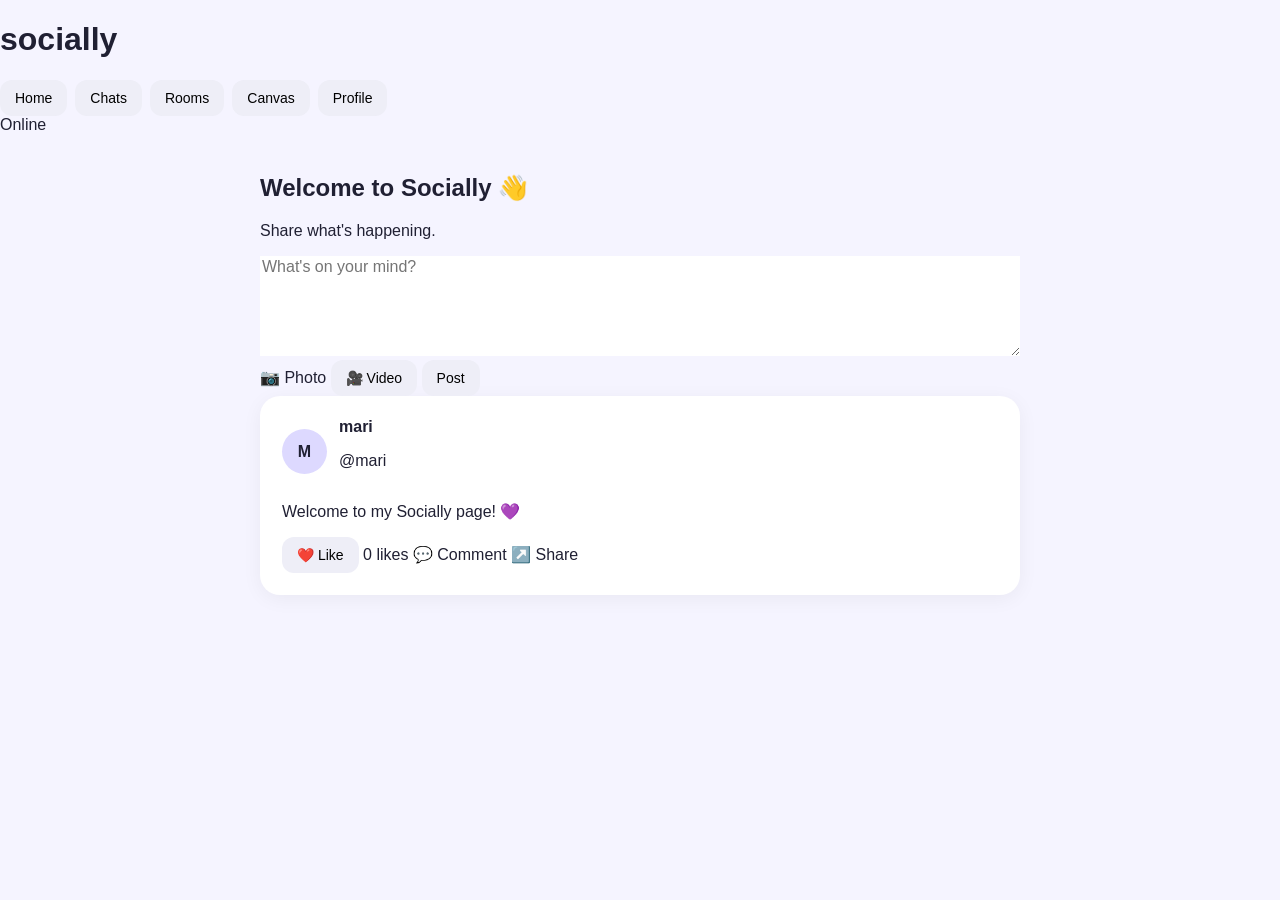
<file: index.html>
<!DOCTYPE html>
<html lang="en">
<head>
  <meta charset="UTF-8">
  <meta name="viewport" content="width=device-width, initial-scale=1.0">
  <title>Socially</title>
  <link rel="stylesheet" href="style.css">
</head>

<body>

<header>
  <h1>socially</h1>

  <nav>
    <button onclick="showPage('home')">Home</button>
    <button onclick="showPage('chats')">Chats</button>
    <button onclick="showPage('rooms')">Rooms</button>
    <button onclick="showPage('canvas')">Canvas</button>
    <button onclick="showPage('profile')">Profile</button>
  </nav>

  <div class="online">
    <span class="online-dot"></span>
    Online
  </div>
</header>

<main>

<section id="home" class="page active">

  <div class="card">
    <h2>Welcome to Socially 👋</h2>
    <p>Share what's happening.</p>

    <textarea placeholder="What's on your mind?"></textarea>

    <div class="post-buttons">
      <label class="upload-button">
        📷 Photo
        <input type="file" id="photoInput" accept="image/*" multiple>
      </label>

      <button type="button">🎥 Video</button>
      <button type="button">Post</button>
    </div>

    <div id="photoPreview"></div>
  </div>

  <div class="card post">
    <div class="post-user">
      <div class="avatar">M</div>
      <div>
        <strong>mari</strong>
        <p>@mari</p>
      </div>
    </div>

    <p>Welcome to my Socially page! 💜</p>

<div class="reactions">
  <button onclick="likePost(this)">❤️ Like</button>
  <span>0 likes</span>
  <span>💬 Comment</span>
  <span>↗️ Share</span>
</div>
</section>

<section id="chats" class="page">
  <div class="card">
    <h2>Chats 💬</h2>
    <p>Your group chats will appear here.</p>
    <button>＋ New group chat</button>
  </div>
</section>

<section id="rooms" class="page">
  <div class="card">
    <h2>Rooms 🏠</h2>
    <p>Create a room and invite people.</p>
    <button>＋ Create room</button>
  </div>
</section>

<section id="canvas" class="page">
  <div class="card">
    <h2>Collaborative Canvas 🎨</h2>
    <p>Draw together with your friends.</p>
    <div class="canvas-area">Your canvas will go here.</div>
  </div>
</section>

<section id="profile" class="page">
  <div class="card profile-card">
    <div class="big-avatar">M</div>
    <h2>mari</h2>
    <p>@mari</p>
    <p>Making memories on Socially 💜</p>
    <button>Edit profile</button>
  </div>
</section>

</main>

<script src="app.js"></script>

</body>
</html>
</file>
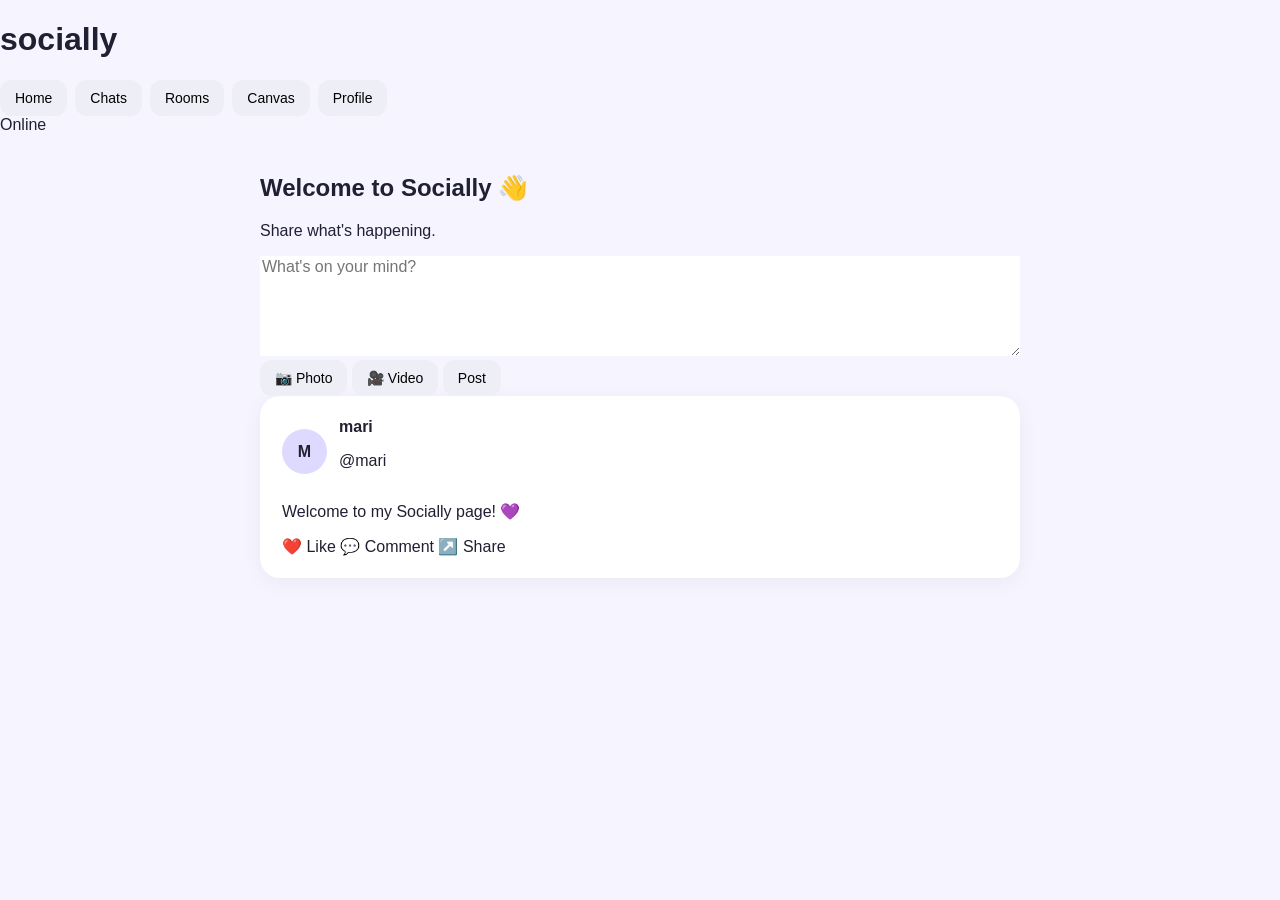
<file: ├── index.html>
<!DOCTYPE html>
<html lang="en">
<head>
  <meta charset="UTF-8">
  <meta name="viewport" content="width=device-width, initial-scale=1.0">
  <title>Socially</title>
  <link rel="stylesheet" href="style.css">
</head>

<body>

  <header>
    <h1>socially</h1>

    <nav>
      <button onclick="showPage('home')">Home</button>
      <button onclick="showPage('chats')">Chats</button>
      <button onclick="showPage('rooms')">Rooms</button>
      <button onclick="showPage('canvas')">Canvas</button>
      <button onclick="showPage('profile')">Profile</button>
    </nav>

    <div class="online">
      <span class="online-dot"></span>
      Online
    </div>
  </header>

  <main>

    <!-- HOME -->
    <section id="home" class="page active">
      <div class="card">
        <h2>Welcome to Socially 👋</h2>
        <p>Share what's happening.</p>

        <textarea placeholder="What's on your mind?"></textarea>

        <div class="post-buttons">
          <button>📷 Photo</button>
          <button>🎥 Video</button>
          <button>Post</button>
        </div>
      </div>

      <div class="card post">
        <div class="post-user">
          <div class="avatar">M</div>
          <div>
            <strong>mari</strong>
            <p>@mari</p>
          </div>
        </div>

        <p>Welcome to my Socially page! 💜</p>

        <div class="reactions">
          ❤️ Like
          💬 Comment
          ↗️ Share
        </div>
      </div>
    </section>


    <!-- CHATS -->
    <section id="chats" class="page">
      <div class="card">
        <h2>Chats 💬</h2>
        <p>Your group chats will appear here.</p>

        <button>＋ New group chat</button>
      </div>
    </section>


    <!-- ROOMS -->
    <section id="rooms" class="page">
      <div class="card">
        <h2>Rooms 🏠</h2>
        <p>Create a room and invite people.</p>

        <button>＋ Create room</button>
      </div>
    </section>


    <!-- CANVAS -->
    <section id="canvas" class="page">
      <div class="card">
        <h2>Collaborative Canvas 🎨</h2>
        <p>Draw together with your friends.</p>

        <div class="canvas-area">
          Your canvas will go here.
        </div>
      </div>
    </section>


    <!-- PROFILE -->
    <section id="profile" class="page">
      <div class="card profile-card">
        <div class="big-avatar">M</div>

        <h2>mari</h2>
        <p>@mari</p>

        <p>Making memories on Socially 💜</p>

        <button>Edit profile</button>
      </div>
    </section>

  </main>

  <script src="app.js"></script>

</body>
</html>
</file>
<file: style.css>
* {
  box-sizing: border-box;
}

body {
  margin: 0;
  font-family: Arial, sans-serif;
  background: #f5f4ff;
  color: #202033;
}

.topbar {
  height: 70px;
  padding: 0 30px;
  display: flex;
  align-items: center;
  justify-content: space-between;
  background: white;
  border-bottom: 1px solid #ddd;
  position: sticky;
  top: 0;
  z-index: 10;
}

.logo {
  font-size: 26px;
  font-weight: bold;
}

nav {
  display: flex;
  gap: 8px;
}

button {
  border: 0;
  background: #eeeef7;
  padding: 10px 15px;
  border-radius: 12px;
  cursor: pointer;
  font-size: 14px;
}

button:hover {
  transform: translateY(-1px);
}

.online-status {
  display: flex;
  align-items: center;
  gap: 7px;
  font-size: 14px;
}

.online-dot {
  width: 11px;
  height: 11px;
  background: #25d366;
  border-radius: 50%;
  animation: pulse 1.5s infinite;
}

@keyframes pulse {
  50% {
    opacity: 0.35;
  }
}

main {
  max-width: 800px;
  margin: 40px auto;
  padding: 0 20px;
}

.page {
  display: none;
}

.page.active {
  display: block;
}

.welcome {
  text-align: center;
  margin-bottom: 30px;
}

.create-post,
.post,
.empty-card,
.profile-card {
  background: white;
  border-radius: 20px;
  padding: 22px;
  margin-bottom: 20px;
  box-shadow: 0 4px 20px rgba(0, 0, 0, 0.05);
}

textarea {
  width: 100%;
  min-height: 100px;
  border: 0;
  resize: vertical;
  font: inherit;
  outline: none;
}

.post-actions {
  display: flex;
  gap: 10px;
}

.post-button {
  margin-left: auto;
  background: #202033;
  color: white;
}

.post-user {
  display: flex;
  align-items: center;
  gap: 12px;
}

.avatar,
.profile-avatar {
  display: flex;
  align-items: center;
  justify-content: center;
  background: #ddd9ff;
  border-radius: 50%;
  font-weight: bold;
}

.avatar {
  width: 45px;
  height: 45px;
}

.profile-avatar {
  width: 100px;
  height: 100px;
  margin: auto;
  font-size: 40px;
}

small {
  display: block;
  color: #888;
  margin-top: 3px;
}

.post-reactions {
  display: flex;
  gap: 8px;
  border-top: 1px solid #eee;
  padding-top: 15px;
}

.canvas-placeholder {
  height: 500px;
  background: white;
  border: 2px dashed #bbb;
  border-radius: 20px;
  display: flex;
  align-items: center;
  justify-content: center;
  .upload-button {
  display: inline-block;
  padding: 10px 16px;
  background: #eeeaff;
  border-radius: 12px;
  cursor: pointer;
  font-weight: bold;
}

.upload-button input {
  display: none;
}

#photoPreview img {
  max-width: 100%;
  margin-top: 15px;
  border-radius: 16px;
}
}

.profile-card {
  text-align: center;
}
.upload-button input {
  display: none;
}
.photo-slider {
  display: flex;
  gap: 12px;
  overflow-x: auto;
  scroll-snap-type: x mandatory;
  padding: 10px 0;
}

.photo-slider img {
  width: 85%;
  max-height: 450px;
  object-fit: cover;
  border-radius: 18px;
  flex-shrink: 0;
  scroll-snap-align: center;
}
.photo-slider {
  display: flex;
  gap: 12px;
  overflow-x: auto;
  scroll-snap-type: x mandatory;
  padding: 10px 0;
  scrollbar-width: none;
}

.photo-slider::-webkit-scrollbar {
  display: none;
}

.photo-slider img {
  width: 90%;
  height: 400px;
  object-fit: cover;
  border-radius: 18px;
  flex-shrink: 0;
  scroll-snap-align: center;
}
</file>
